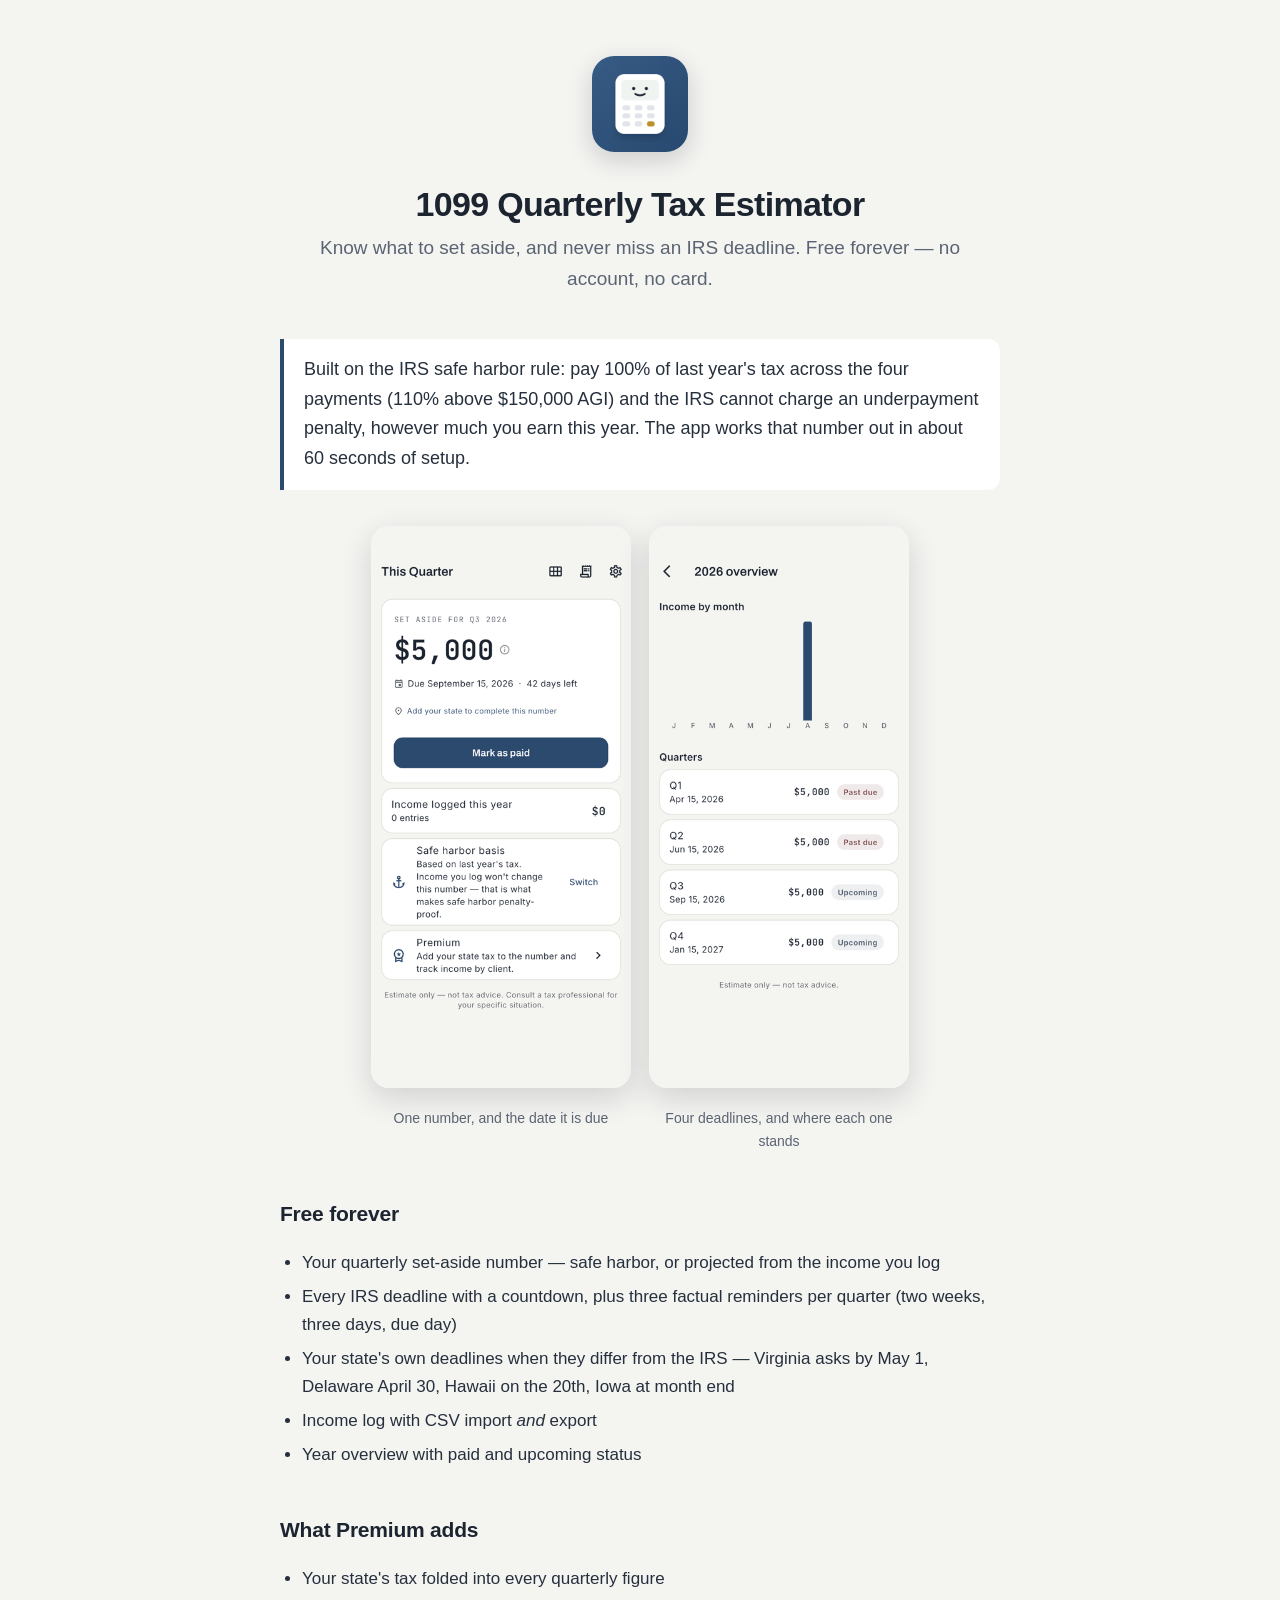
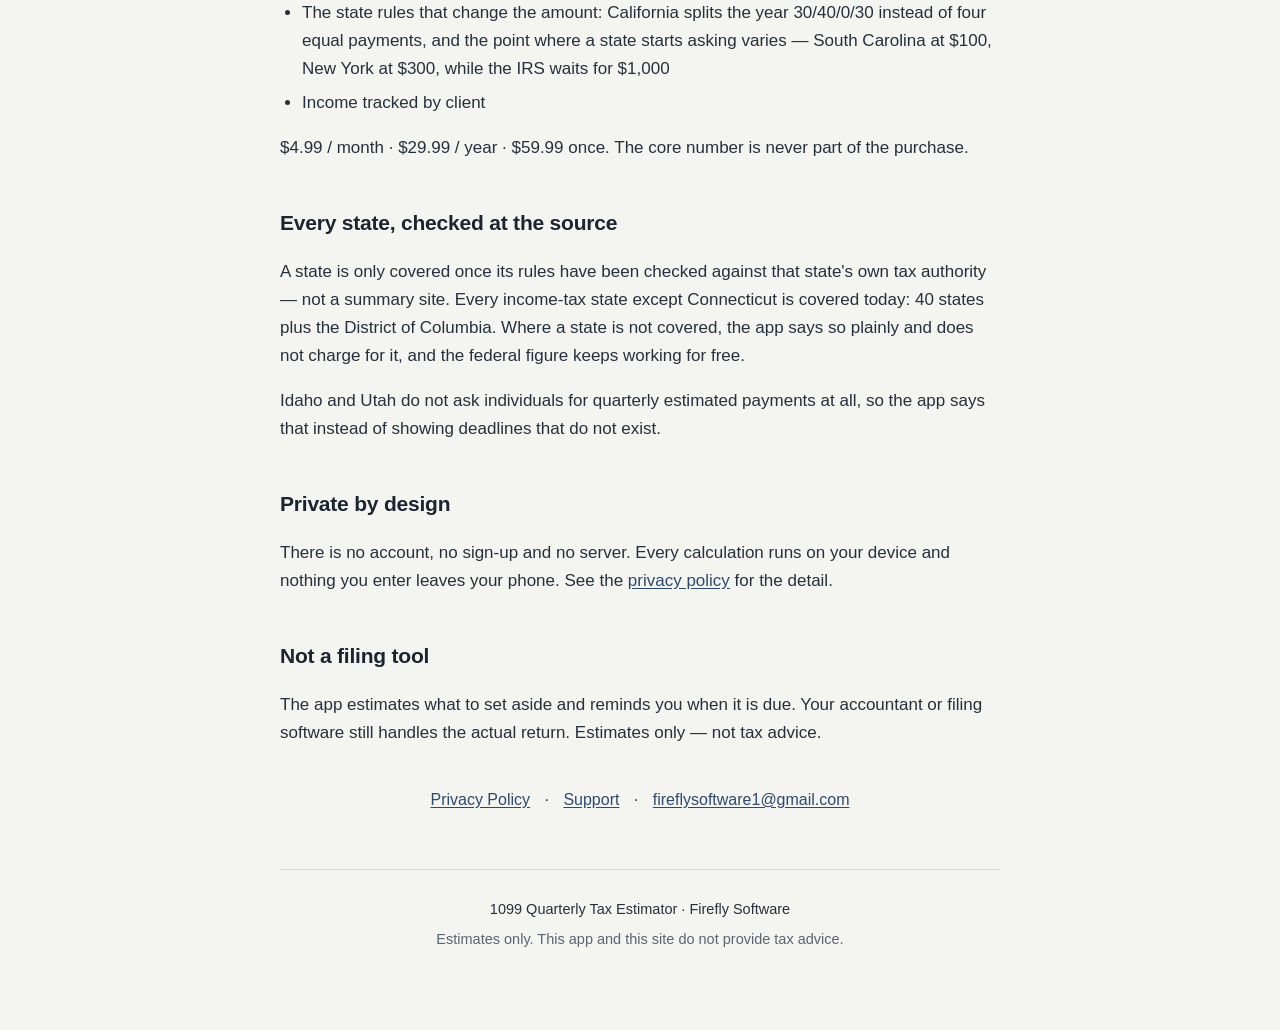
<file: index.html>
<!DOCTYPE html>
<html lang="en">
<head>
<meta charset="utf-8">
<meta name="viewport" content="width=device-width, initial-scale=1">
<title>1099 Quarterly Tax Estimator</title>
<meta name="description" content="Know what to set aside for your quarterly 1099 taxes. Free forever, no account, everything stays on your device.">
<link rel="icon" href="img/icon.png">
<link rel="stylesheet" href="style.css">
</head>
<body>
<div class="wrap">

  <header class="hero">
    <img class="icon" src="img/icon.png" alt="1099 Quarterly Tax Estimator app icon">
    <h1>1099 Quarterly Tax Estimator</h1>
    <p class="tagline">Know what to set aside, and never miss an IRS deadline.
      Free forever — no account, no card.</p>
  </header>

  <p class="lede">Built on the IRS safe harbor rule: pay 100% of last year's
    tax across the four payments (110% above $150,000 AGI) and the IRS cannot
    charge an underpayment penalty, however much you earn this year. The app
    works that number out in about 60 seconds of setup.</p>

  <div class="shots">
    <figure>
      <img src="img/shot-1.png" alt="The main screen showing the amount to set aside for the quarter and the days left until the deadline">
      <figcaption>One number, and the date it is due</figcaption>
    </figure>
    <figure>
      <img src="img/shot-2.png" alt="A year overview screen listing the four quarters with their deadlines and status">
      <figcaption>Four deadlines, and where each one stands</figcaption>
    </figure>
  </div>

  <h2>Free forever</h2>
  <ul>
    <li>Your quarterly set-aside number — safe harbor, or projected from the
      income you log</li>
    <li>Every IRS deadline with a countdown, plus three factual reminders per
      quarter (two weeks, three days, due day)</li>
    <li>Your state's own deadlines when they differ from the IRS — Virginia
      asks by May 1, Delaware April 30, Hawaii on the 20th, Iowa at month end</li>
    <li>Income log with CSV import <em>and</em> export</li>
    <li>Year overview with paid and upcoming status</li>
  </ul>

  <h2>What Premium adds</h2>
  <ul>
    <li>Your state's tax folded into every quarterly figure</li>
    <li>The state rules that change the amount: California splits the year
      30/40/0/30 instead of four equal payments, and the point where a state
      starts asking varies — South Carolina at $100, New York at $300, while
      the IRS waits for $1,000</li>
    <li>Income tracked by client</li>
  </ul>
  <p>$4.99 / month · $29.99 / year · $59.99 once. The core number is never
    part of the purchase.</p>

  <h2>Every state, checked at the source</h2>
  <p>A state is only covered once its rules have been checked against that
    state's own tax authority — not a summary site. Every income-tax state
    except Connecticut is covered today: 40 states plus the District of
    Columbia. Where a state is not covered, the app says so plainly and does
    not charge for it, and the federal figure keeps working for free.</p>
  <p>Idaho and Utah do not ask individuals for quarterly estimated payments at
    all, so the app says that instead of showing deadlines that do not exist.</p>

  <h2>Private by design</h2>
  <p>There is no account, no sign-up and no server. Every calculation runs on
    your device and nothing you enter leaves your phone. See the
    <a href="privacy.html">privacy policy</a> for the detail.</p>

  <h2>Not a filing tool</h2>
  <p>The app estimates what to set aside and reminds you when it is due. Your
    accountant or filing software still handles the actual return. Estimates
    only — not tax advice.</p>

  <p class="nav">
    <a href="privacy.html">Privacy Policy</a> ·
    <a href="support.html">Support</a> ·
    <a href="mailto:fireflysoftware1@gmail.com">fireflysoftware1@gmail.com</a>
  </p>

  <footer>
    <p>1099 Quarterly Tax Estimator · Firefly Software</p>
    <p class="disclaimer">Estimates only. This app and this site do not provide
      tax advice.</p>
  </footer>

</div>
</body>
</html>
</file>
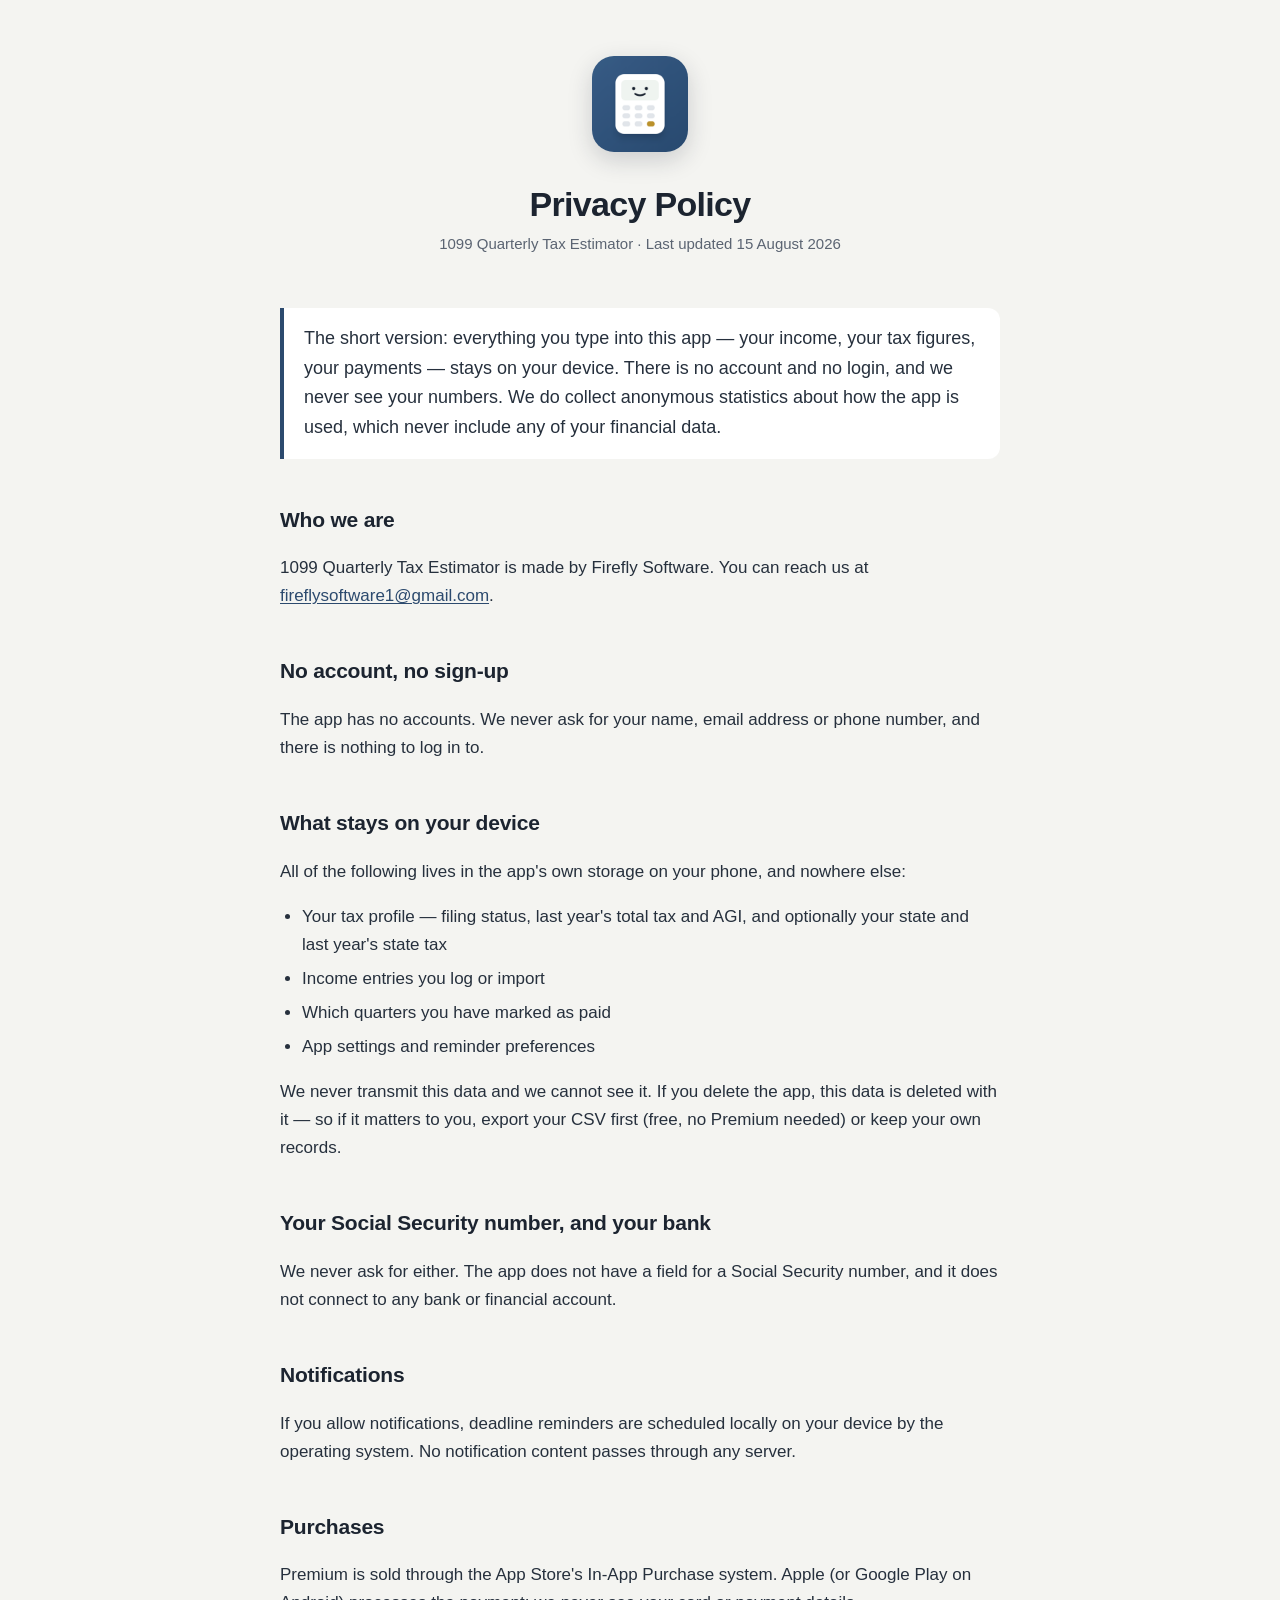
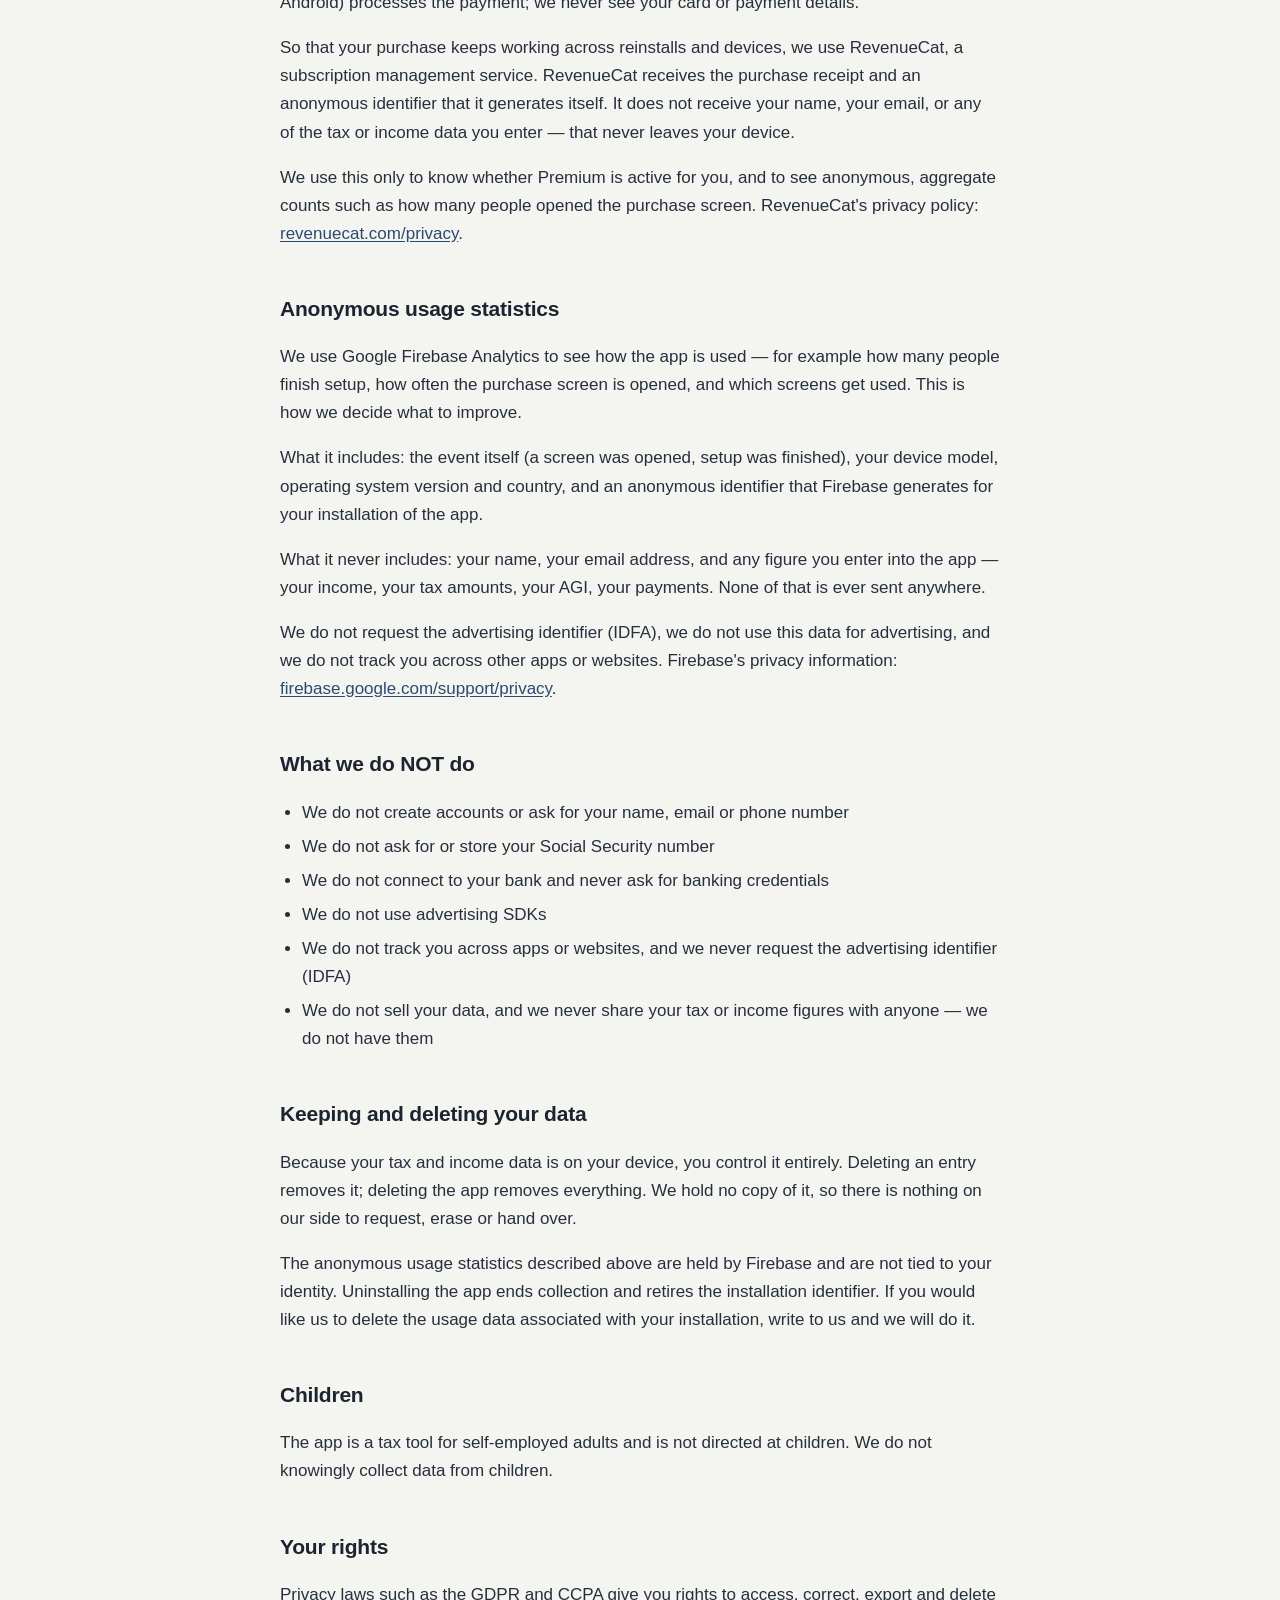
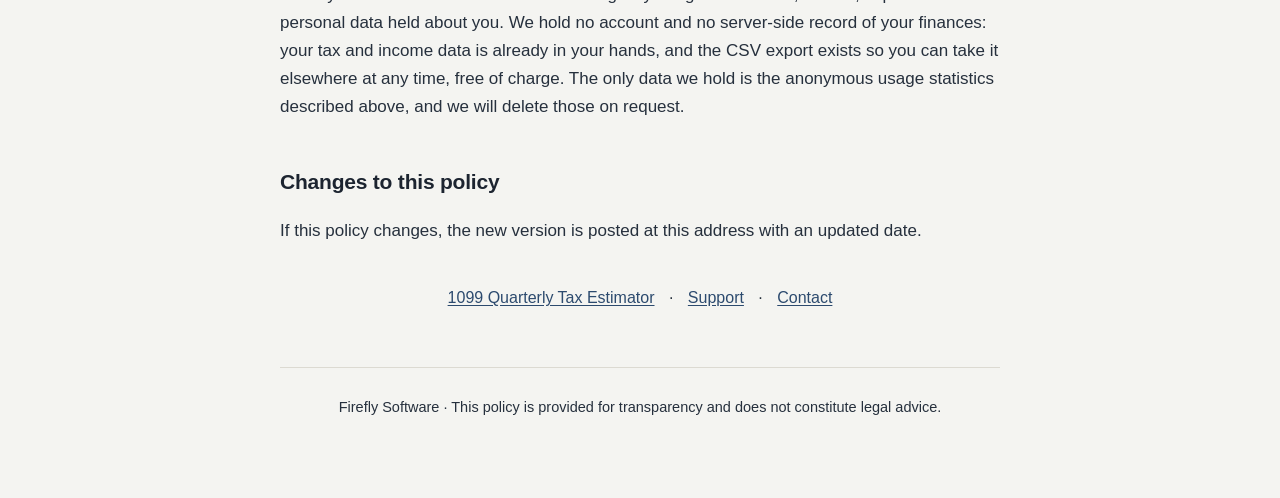
<file: privacy.html>
<!DOCTYPE html>
<html lang="en">
<head>
<meta charset="utf-8">
<meta name="viewport" content="width=device-width, initial-scale=1">
<title>Privacy Policy — 1099 Quarterly Tax Estimator</title>
<meta name="description" content="The app has no account and no server. Everything you enter stays on your device.">
<link rel="icon" href="img/icon.png">
<link rel="stylesheet" href="style.css">
</head>
<body>
<div class="wrap">

  <header class="hero">
    <img class="icon" src="img/icon.png" alt="1099 Quarterly Tax Estimator app icon">
    <h1>Privacy Policy</h1>
    <p class="updated">1099 Quarterly Tax Estimator · Last updated 15 August 2026</p>
  </header>

  <p class="lede">The short version: everything you type into this app — your
    income, your tax figures, your payments — stays on your device. There is no
    account and no login, and we never see your numbers. We do collect
    anonymous statistics about how the app is used, which never include any of
    your financial data.</p>

  <h2>Who we are</h2>
  <p>1099 Quarterly Tax Estimator is made by Firefly Software. You can reach us
    at <a href="mailto:fireflysoftware1@gmail.com">fireflysoftware1@gmail.com</a>.</p>

  <h2>No account, no sign-up</h2>
  <p>The app has no accounts. We never ask for your name, email address or
    phone number, and there is nothing to log in to.</p>

  <h2>What stays on your device</h2>
  <p>All of the following lives in the app's own storage on your phone, and
    nowhere else:</p>
  <ul>
    <li>Your tax profile — filing status, last year's total tax and AGI, and
      optionally your state and last year's state tax</li>
    <li>Income entries you log or import</li>
    <li>Which quarters you have marked as paid</li>
    <li>App settings and reminder preferences</li>
  </ul>
  <p>We never transmit this data and we cannot see it. If you delete the app,
    this data is deleted with it — so if it matters to you, export your CSV
    first (free, no Premium needed) or keep your own records.</p>

  <h2>Your Social Security number, and your bank</h2>
  <p>We never ask for either. The app does not have a field for a Social
    Security number, and it does not connect to any bank or financial account.</p>

  <h2>Notifications</h2>
  <p>If you allow notifications, deadline reminders are scheduled locally on
    your device by the operating system. No notification content passes
    through any server.</p>

  <h2>Purchases</h2>
  <p>Premium is sold through the App Store's In-App Purchase system. Apple (or
    Google Play on Android) processes the payment; we never see your card or
    payment details.</p>
  <p>So that your purchase keeps working across reinstalls and devices, we use
    RevenueCat, a subscription management service. RevenueCat receives the
    purchase receipt and an anonymous identifier that it generates itself. It
    does not receive your name, your email, or any of the tax or income data
    you enter — that never leaves your device.</p>
  <p>We use this only to know whether Premium is active for you, and to see
    anonymous, aggregate counts such as how many people opened the purchase
    screen. RevenueCat's privacy policy:
    <a href="https://www.revenuecat.com/privacy">revenuecat.com/privacy</a>.</p>

  <h2>Anonymous usage statistics</h2>
  <p>We use Google Firebase Analytics to see how the app is used — for example
    how many people finish setup, how often the purchase screen is opened, and
    which screens get used. This is how we decide what to improve.</p>
  <p>What it includes: the event itself (a screen was opened, setup was
    finished), your device model, operating system version and country, and an
    anonymous identifier that Firebase generates for your installation of the
    app.</p>
  <p>What it never includes: your name, your email address, and any figure you
    enter into the app — your income, your tax amounts, your AGI, your
    payments. None of that is ever sent anywhere.</p>
  <p>We do not request the advertising identifier (IDFA), we do not use this
    data for advertising, and we do not track you across other apps or
    websites. Firebase's privacy information:
    <a href="https://firebase.google.com/support/privacy">firebase.google.com/support/privacy</a>.</p>

  <h2>What we do NOT do</h2>
  <ul>
    <li>We do not create accounts or ask for your name, email or phone number</li>
    <li>We do not ask for or store your Social Security number</li>
    <li>We do not connect to your bank and never ask for banking credentials</li>
    <li>We do not use advertising SDKs</li>
    <li>We do not track you across apps or websites, and we never request the
      advertising identifier (IDFA)</li>
    <li>We do not sell your data, and we never share your tax or income figures
      with anyone — we do not have them</li>
  </ul>

  <h2>Keeping and deleting your data</h2>
  <p>Because your tax and income data is on your device, you control it
    entirely. Deleting an entry removes it; deleting the app removes
    everything. We hold no copy of it, so there is nothing on our side to
    request, erase or hand over.</p>
  <p>The anonymous usage statistics described above are held by Firebase and
    are not tied to your identity. Uninstalling the app ends collection and
    retires the installation identifier. If you would like us to delete the
    usage data associated with your installation, write to us and we will do
    it.</p>

  <h2>Children</h2>
  <p>The app is a tax tool for self-employed adults and is not directed at
    children. We do not knowingly collect data from children.</p>

  <h2>Your rights</h2>
  <p>Privacy laws such as the GDPR and CCPA give you rights to access, correct,
    export and delete personal data held about you. We hold no account and no
    server-side record of your finances: your tax and income data is already in
    your hands, and the CSV export exists so you can take it elsewhere at any
    time, free of charge. The only data we hold is the anonymous usage
    statistics described above, and we will delete those on request.</p>

  <h2>Changes to this policy</h2>
  <p>If this policy changes, the new version is posted at this address with an
    updated date.</p>

  <p class="nav">
    <a href="index.html">1099 Quarterly Tax Estimator</a> ·
    <a href="support.html">Support</a> ·
    <a href="mailto:fireflysoftware1@gmail.com">Contact</a>
  </p>

  <footer>
    <p>Firefly Software · This policy is provided for transparency and does not
      constitute legal advice.</p>
  </footer>

</div>
</body>
</html>
</file>
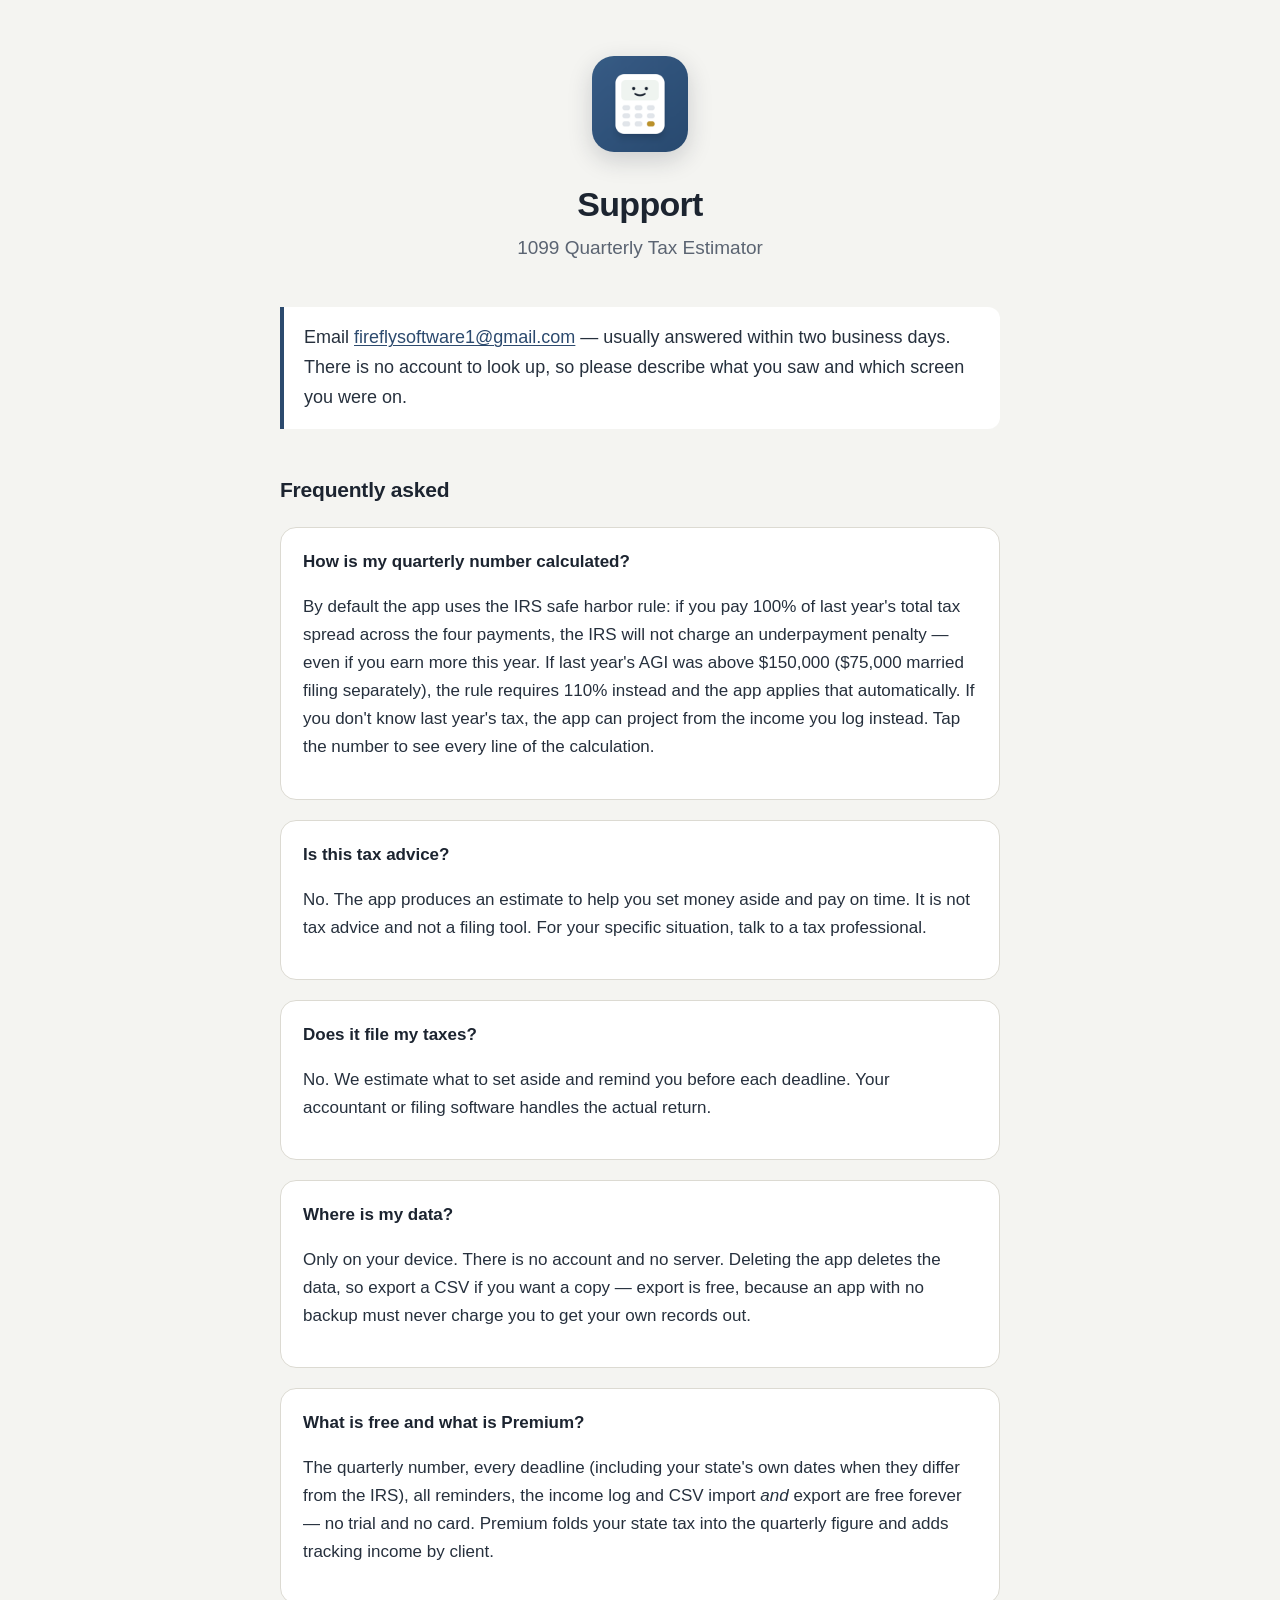
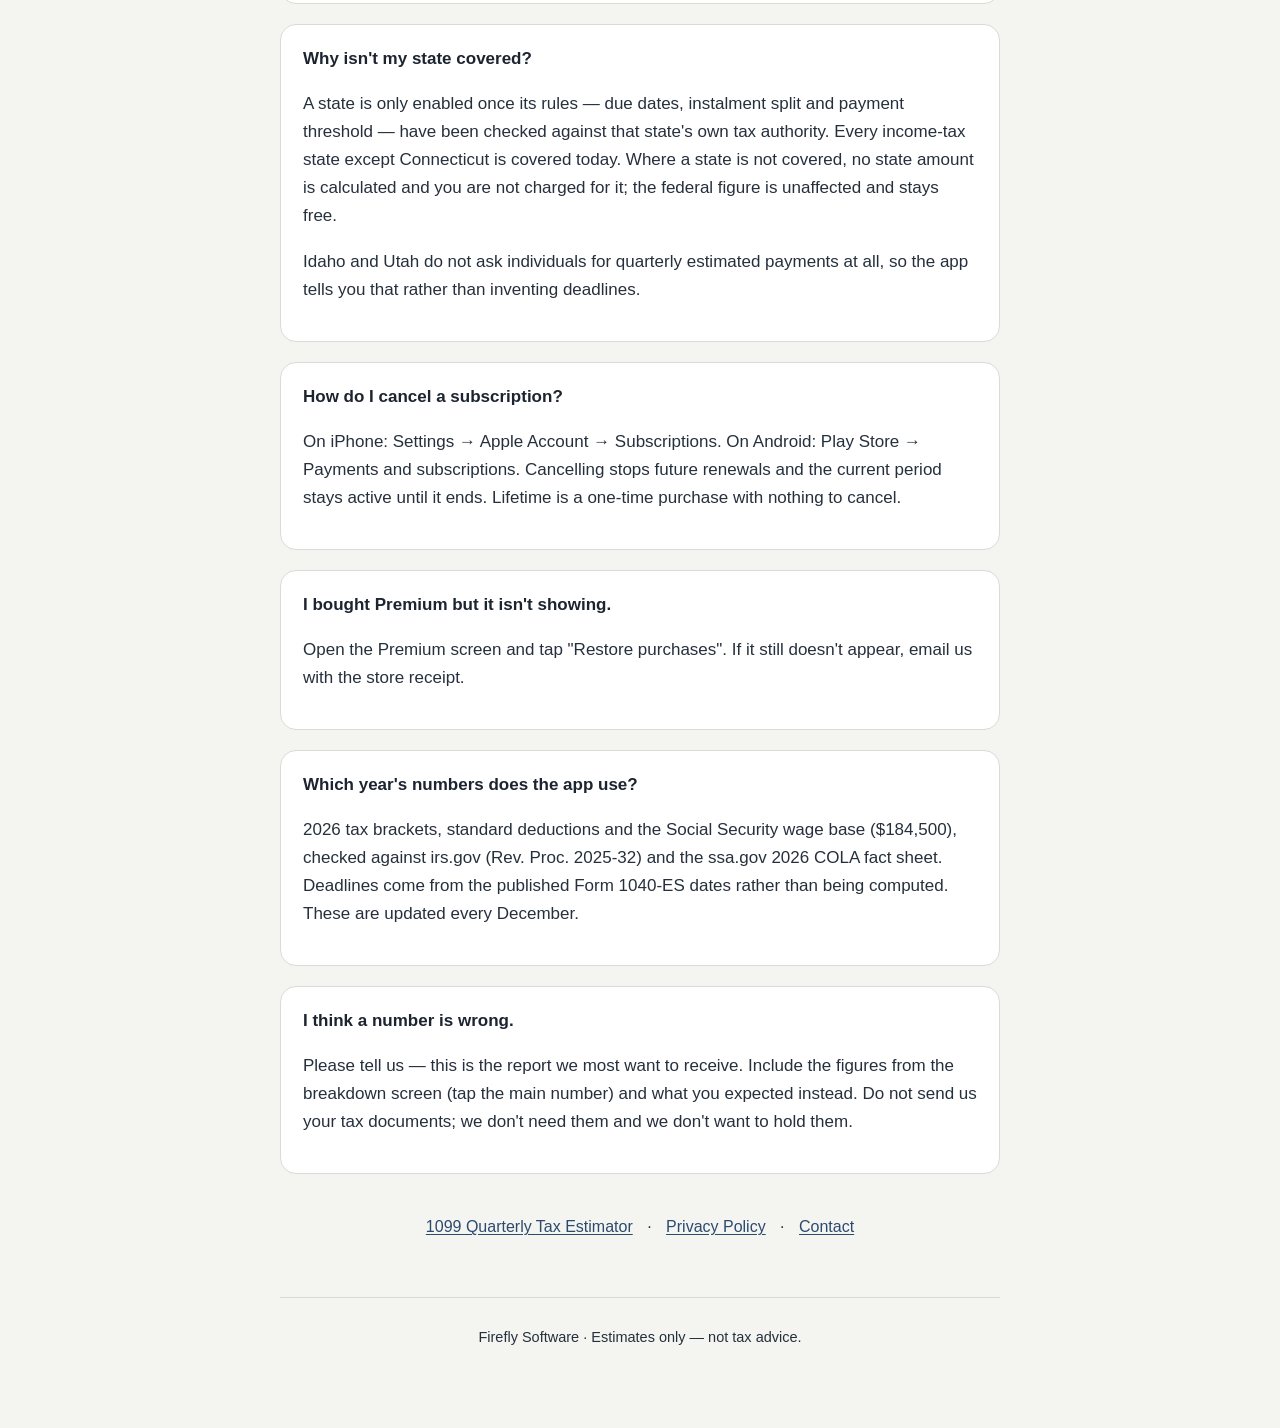
<file: support.html>
<!DOCTYPE html>
<html lang="en">
<head>
<meta charset="utf-8">
<meta name="viewport" content="width=device-width, initial-scale=1">
<title>Support — 1099 Quarterly Tax Estimator</title>
<meta name="description" content="Help and answers for 1099 Quarterly Tax Estimator. Email fireflysoftware1@gmail.com.">
<link rel="icon" href="img/icon.png">
<link rel="stylesheet" href="style.css">
</head>
<body>
<div class="wrap">

  <header class="hero">
    <img class="icon" src="img/icon.png" alt="1099 Quarterly Tax Estimator app icon">
    <h1>Support</h1>
    <p class="tagline">1099 Quarterly Tax Estimator</p>
  </header>

  <p class="lede">Email
    <a href="mailto:fireflysoftware1@gmail.com">fireflysoftware1@gmail.com</a>
    — usually answered within two business days. There is no account to look
    up, so please describe what you saw and which screen you were on.</p>

  <h2>Frequently asked</h2>

  <div class="card">
    <h3>How is my quarterly number calculated?</h3>
    <p>By default the app uses the IRS safe harbor rule: if you pay 100% of
      last year's total tax spread across the four payments, the IRS will not
      charge an underpayment penalty — even if you earn more this year. If
      last year's AGI was above $150,000 ($75,000 married filing separately),
      the rule requires 110% instead and the app applies that automatically.
      If you don't know last year's tax, the app can project from the income
      you log instead. Tap the number to see every line of the calculation.</p>
  </div>

  <div class="card">
    <h3>Is this tax advice?</h3>
    <p>No. The app produces an estimate to help you set money aside and pay on
      time. It is not tax advice and not a filing tool. For your specific
      situation, talk to a tax professional.</p>
  </div>

  <div class="card">
    <h3>Does it file my taxes?</h3>
    <p>No. We estimate what to set aside and remind you before each deadline.
      Your accountant or filing software handles the actual return.</p>
  </div>

  <div class="card">
    <h3>Where is my data?</h3>
    <p>Only on your device. There is no account and no server. Deleting the app
      deletes the data, so export a CSV if you want a copy — export is free,
      because an app with no backup must never charge you to get your own
      records out.</p>
  </div>

  <div class="card">
    <h3>What is free and what is Premium?</h3>
    <p>The quarterly number, every deadline (including your state's own dates
      when they differ from the IRS), all reminders, the income log and CSV
      import <em>and</em> export are free forever — no trial and no card.
      Premium folds your state tax into the quarterly figure and adds tracking
      income by client.</p>
  </div>

  <div class="card">
    <h3>Why isn't my state covered?</h3>
    <p>A state is only enabled once its rules — due dates, instalment split and
      payment threshold — have been checked against that state's own tax
      authority. Every income-tax state except Connecticut is covered today.
      Where a state is not covered, no state amount is calculated and you are
      not charged for it; the federal figure is unaffected and stays free.</p>
    <p>Idaho and Utah do not ask individuals for quarterly estimated payments
      at all, so the app tells you that rather than inventing deadlines.</p>
  </div>

  <div class="card">
    <h3>How do I cancel a subscription?</h3>
    <p>On iPhone: Settings → Apple Account → Subscriptions. On Android: Play
      Store → Payments and subscriptions. Cancelling stops future renewals and
      the current period stays active until it ends. Lifetime is a one-time
      purchase with nothing to cancel.</p>
  </div>

  <div class="card">
    <h3>I bought Premium but it isn't showing.</h3>
    <p>Open the Premium screen and tap "Restore purchases". If it still doesn't
      appear, email us with the store receipt.</p>
  </div>

  <div class="card">
    <h3>Which year's numbers does the app use?</h3>
    <p>2026 tax brackets, standard deductions and the Social Security wage base
      ($184,500), checked against irs.gov (Rev. Proc. 2025-32) and the ssa.gov
      2026 COLA fact sheet. Deadlines come from the published Form 1040-ES
      dates rather than being computed. These are updated every December.</p>
  </div>

  <div class="card">
    <h3>I think a number is wrong.</h3>
    <p>Please tell us — this is the report we most want to receive. Include the
      figures from the breakdown screen (tap the main number) and what you
      expected instead. Do not send us your tax documents; we don't need them
      and we don't want to hold them.</p>
  </div>

  <p class="nav">
    <a href="index.html">1099 Quarterly Tax Estimator</a> ·
    <a href="privacy.html">Privacy Policy</a> ·
    <a href="mailto:fireflysoftware1@gmail.com">Contact</a>
  </p>

  <footer>
    <p>Firefly Software · Estimates only — not tax advice.</p>
  </footer>

</div>
</body>
</html>
</file>
<file: style.css>
/* 1099 Quarterly Tax Estimator — legal & support pages.
   Uygulamanın kendi paleti: mürekkep mavisi, kâğıt zemin, pirinç vurgu. */

:root {
  --ink: #2c4a6e;
  --ink-deep: #1c2430;
  --paper: #f4f4f1;
  --surface: #ffffff;
  --brass: #6f5410;
  --muted: #5b6472;
  --line: #dcdad2;
  --max: 720px;
}

* { box-sizing: border-box; }

html { -webkit-text-size-adjust: 100%; }

body {
  margin: 0;
  padding: 0 20px 72px;
  background: var(--paper);
  color: var(--ink-deep);
  font: 17px/1.65 -apple-system, BlinkMacSystemFont, "Segoe UI", Roboto,
    Helvetica, Arial, sans-serif;
}

.wrap { max-width: var(--max); margin: 0 auto; }

header.hero {
  text-align: center;
  padding: 56px 0 8px;
}

header.hero img.icon {
  width: 96px;
  height: 96px;
  border-radius: 22px;
  box-shadow: 0 8px 24px rgba(28, 36, 48, 0.18);
}

h1 {
  font-size: 34px;
  line-height: 1.15;
  letter-spacing: -0.02em;
  margin: 24px 0 8px;
}

.tagline {
  font-size: 19px;
  color: var(--muted);
  margin: 0 auto 8px;
  max-width: 34em;
}

.updated {
  color: var(--muted);
  font-size: 15px;
  margin-top: 4px;
}

h2 {
  font-size: 21px;
  letter-spacing: -0.01em;
  margin: 40px 0 10px;
  padding-top: 4px;
}

h3 {
  font-size: 17px;
  margin: 28px 0 6px;
}

p, li { color: #26303d; }

a { color: var(--ink); text-decoration: underline; text-underline-offset: 2px; }
a:hover { color: #16324f; }

ul { padding-left: 22px; }
li { margin: 6px 0; }

.card {
  background: var(--surface);
  border: 1px solid var(--line);
  border-radius: 16px;
  padding: 20px 22px;
  margin: 20px 0;
}

.card h3 { margin-top: 0; }

.lede {
  font-size: 18px;
  background: var(--surface);
  border-left: 4px solid var(--ink);
  border-radius: 0 12px 12px 0;
  padding: 16px 20px;
  margin: 28px 0;
}

.shots {
  display: flex;
  gap: 18px;
  justify-content: center;
  flex-wrap: wrap;
  margin: 36px 0 8px;
}

.shots figure { margin: 0; max-width: 260px; }

.shots img {
  width: 100%;
  height: auto;
  border-radius: 18px;
  box-shadow: 0 10px 30px rgba(28, 36, 48, 0.16);
}

.shots figcaption {
  text-align: center;
  color: var(--muted);
  font-size: 14px;
  margin-top: 10px;
}

.nav {
  text-align: center;
  margin: 40px 0 0;
  font-size: 16px;
}

.nav a { margin: 0 10px; white-space: nowrap; }

footer {
  border-top: 1px solid var(--line);
  margin-top: 56px;
  padding-top: 22px;
  color: var(--muted);
  font-size: 14.5px;
  text-align: center;
}

footer p { margin: 6px 0; }

.disclaimer {
  font-size: 14.5px;
  color: var(--muted);
}

@media (prefers-color-scheme: dark) {
  :root {
    --paper: #141a22;
    --surface: #1c242e;
    --ink-deep: #eceef0;
    --ink: #9cbbdd;
    --brass: #e0b354;
    --muted: #a3adba;
    --line: #313b47;
  }
  p, li { color: #dfe3e8; }
  header.hero img.icon { box-shadow: 0 8px 24px rgba(0, 0, 0, 0.5); }
  .shots img { box-shadow: 0 10px 30px rgba(0, 0, 0, 0.5); }
}
</file>
